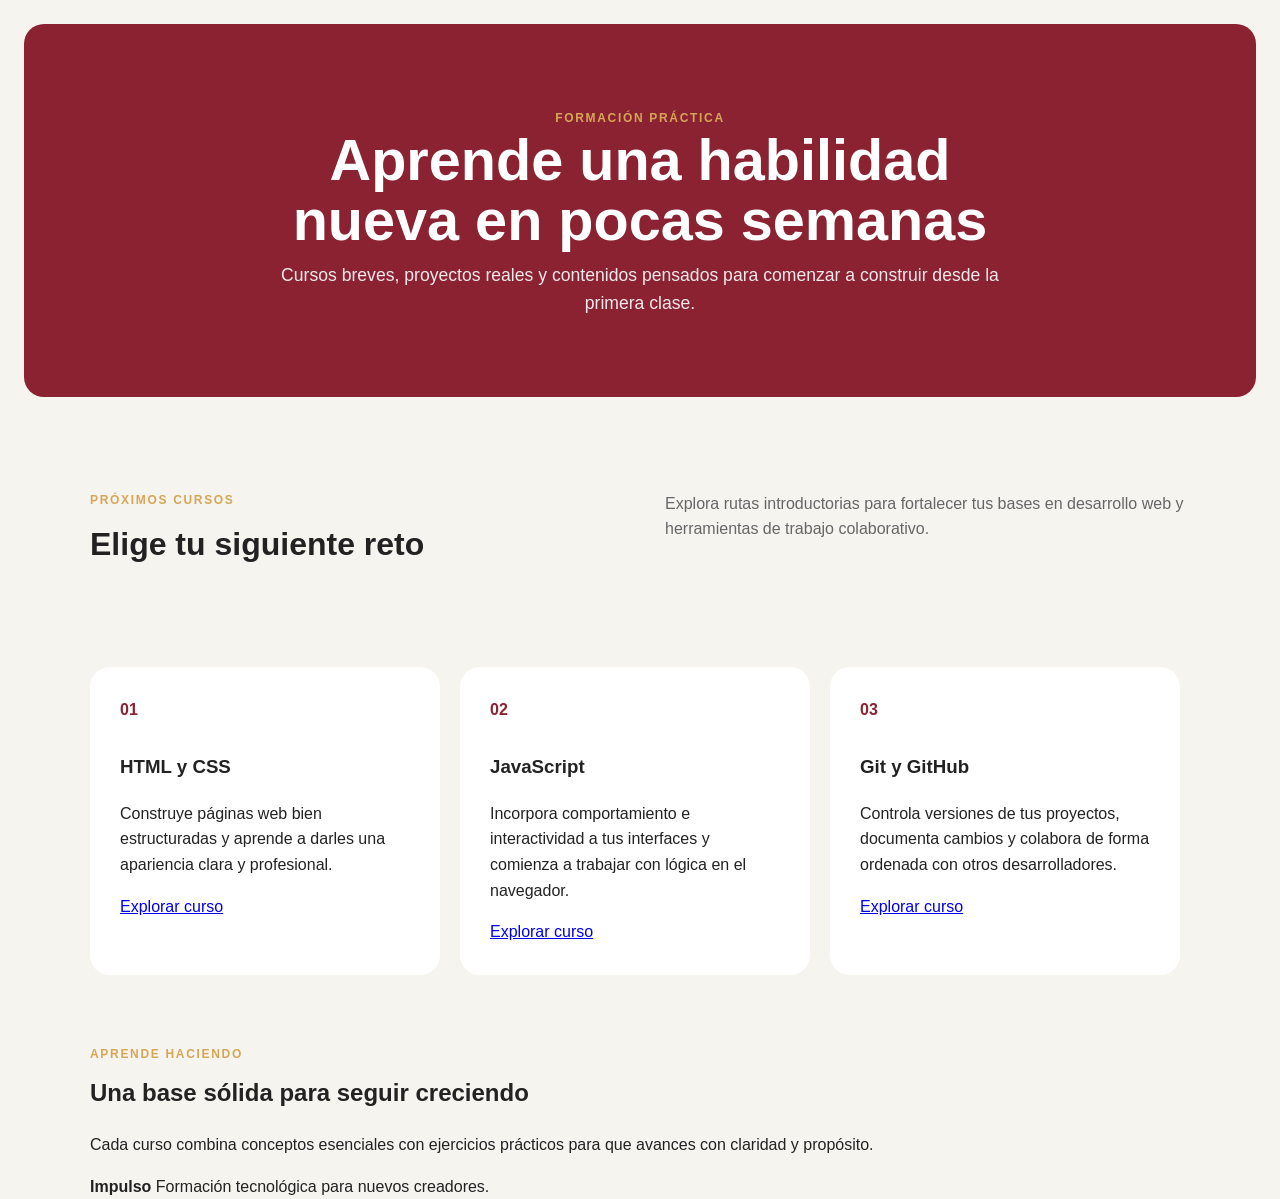
<file: semana 3/index.html>
<!DOCTYPE html>
<html lang="es">
<head>
    <meta charset="UTF-8">
    <meta name="viewport" content="width=device-width, initial-scale=1.0">
    <title>Impulso | Cursos cortos</title>
    <link rel="stylesheet" href="/semana 3/css/styles.css">
</head>
<body>

    <header class="hero">
        <div class="hero__contenido">
            <span class="hero__etiqueta">FORMACIÓN PRÁCTICA</span>
            <h1>Aprende una habilidad nueva en pocas semanas</h1>
            <p>
                Cursos breves, proyectos reales y contenidos pensados para
                comenzar a construir desde la primera clase.
            </p>
        </div>
    </header>

    <main class="contenedor">

        <section class="presentacion">
            <div>
                <p class="seccion-etiqueta">PRÓXIMOS CURSOS</p>
                <h2>Elige tu siguiente reto</h2>
            </div>

            <p class="presentacion__texto">
                Explora rutas introductorias para fortalecer tus bases en
                desarrollo web y herramientas de trabajo colaborativo.
            </p>
        </section>

        <section class="cursos">

            <article class="curso">
                <span class="curso__numero">01</span>
                <h3>HTML y CSS</h3>
                <p>
                    Construye páginas web bien estructuradas y aprende a darles
                    una apariencia clara y profesional.
                </p>
                <a href="#">Explorar curso</a>
            </article>

            <article class="curso curso--destacado">
                <span class="curso__numero">02</span>
                <h3>JavaScript</h3>
                <p>
                    Incorpora comportamiento e interactividad a tus interfaces
                    y comienza a trabajar con lógica en el navegador.
                </p>
                <a href="#">Explorar curso</a>
            </article>

            <article class="curso">
                <span class="curso__numero">03</span>
                <h3>Git y GitHub</h3>
                <p>
                    Controla versiones de tus proyectos, documenta cambios y
                    colabora de forma ordenada con otros desarrolladores.
                </p>
                <a href="#">Explorar curso</a>
            </article>

        </section>

        <section class="llamado">
            <div>
                <p class="seccion-etiqueta">APRENDE HACIENDO</p>
                <h2>Una base sólida para seguir creciendo</h2>
            </div>

            <p>
                Cada curso combina conceptos esenciales con ejercicios
                prácticos para que avances con claridad y propósito.
            </p>
        </section>

    </main>

    <footer class="pie">
        <div class="contenedor pie__contenido">
            <strong>Impulso</strong>
            <span>Formación tecnológica para nuevos creadores.</span>
        </div>
    </footer>

</body>
</html>
</file>
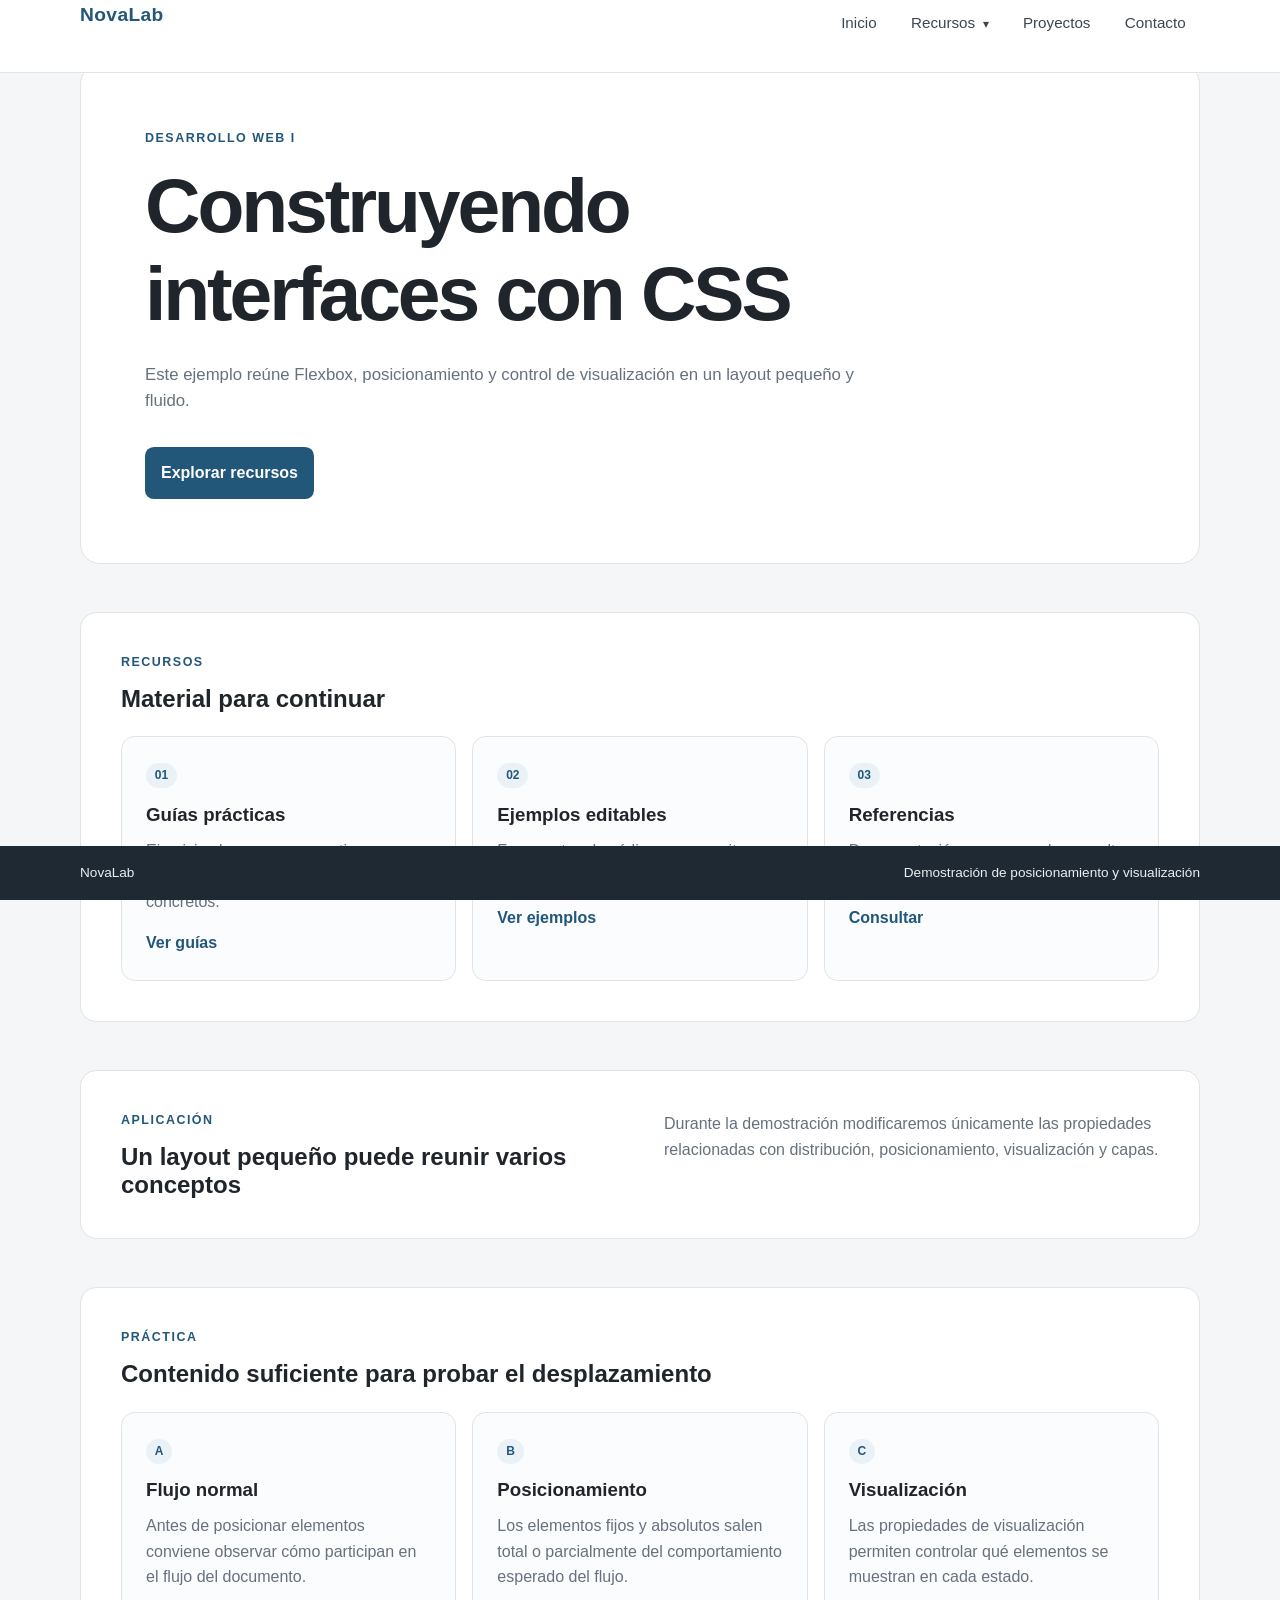
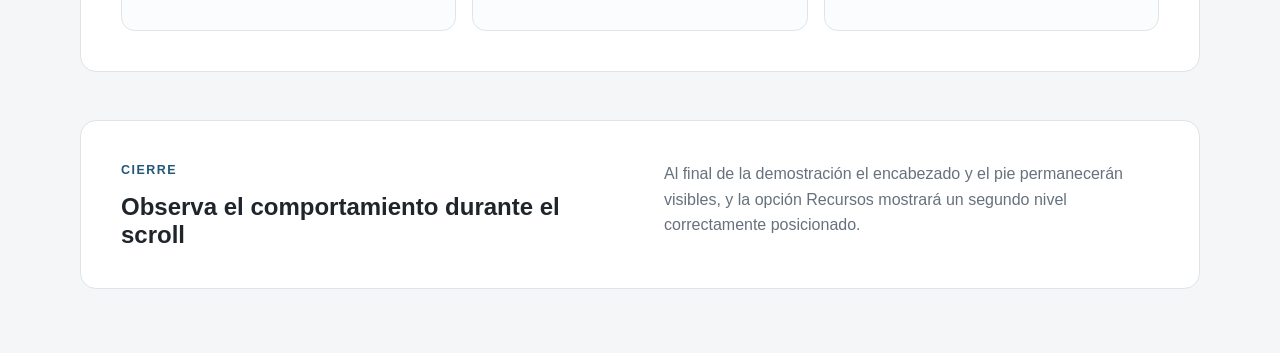
<file: semana 4/BaseEjemplosSemana4/DemoLayout/index.html>
<!DOCTYPE html>
<html lang="es">
<head>
  <meta charset="UTF-8">
  <meta name="viewport" content="width=device-width, initial-scale=1.0">
  <title>NovaLab | Demostración de layout</title>
  <link rel="stylesheet" href="css/estilos.css">
</head>
<body>
  <header class="site-header">
    <div class="header-inner">
      <a class="brand" href="#inicio">NovaLab</a>

      <nav class="main-nav" aria-label="Navegación principal">
        <ul class="menu">
          <li><a href="#inicio">Inicio</a></li>
          <li class="has-submenu">
            <a href="#recursos">
              Recursos <span class="submenu-arrow" aria-hidden="true">▾</span>
            </a>
            <ul class="submenu">
              <li><a href="#guias">Guías</a></li>
              <li><a href="#ejemplos">Ejemplos</a></li>
              <li><a href="#referencias">Referencias</a></li>
            </ul>
          </li>
          <li><a href="#proyectos">Proyectos</a></li>
          <li><a href="#contacto">Contacto</a></li>
        </ul>
      </nav>
    </div>
  </header>

  <main id="inicio" class="page-content">
    <section class="hero">
      <p class="eyebrow">Desarrollo Web I</p>
      <h1>Construyendo interfaces con CSS</h1>
      <p>
        Este ejemplo reúne Flexbox, posicionamiento y control de visualización
        en un layout pequeño y fluido.
      </p>
      <a class="primary-action" href="#recursos">Explorar recursos</a>
    </section>

    <section id="recursos" class="section-block">
      <div class="section-heading">
        <p class="eyebrow">Recursos</p>
        <h2>Material para continuar</h2>
      </div>

      <div class="card-list">
        <article id="guias" class="card">
          <span class="card-tag">01</span>
          <h3>Guías prácticas</h3>
          <p>Ejercicios breves para practicar propiedades CSS en contextos concretos.</p>
          <a href="#">Ver guías</a>
        </article>

        <article id="ejemplos" class="card">
          <span class="card-tag">02</span>
          <h3>Ejemplos editables</h3>
          <p>Fragmentos de código que permiten observar el efecto de cada cambio.</p>
          <a href="#">Ver ejemplos</a>
        </article>

        <article id="referencias" class="card">
          <span class="card-tag">03</span>
          <h3>Referencias</h3>
          <p>Documentación y recursos de consulta para ampliar los conceptos de clase.</p>
          <a href="#">Consultar</a>
        </article>
      </div>
    </section>

    <section id="proyectos" class="section-block split-section">
      <div>
        <p class="eyebrow">Aplicación</p>
        <h2>Un layout pequeño puede reunir varios conceptos</h2>
      </div>
      <p>
        Durante la demostración modificaremos únicamente las propiedades
        relacionadas con distribución, posicionamiento, visualización y capas.
      </p>
    </section>

    <section class="section-block">
      <div class="section-heading">
        <p class="eyebrow">Práctica</p>
        <h2>Contenido suficiente para probar el desplazamiento</h2>
      </div>
      <div class="card-list">
        <article class="card">
          <span class="card-tag">A</span>
          <h3>Flujo normal</h3>
          <p>Antes de posicionar elementos conviene observar cómo participan en el flujo del documento.</p>
        </article>
        <article class="card">
          <span class="card-tag">B</span>
          <h3>Posicionamiento</h3>
          <p>Los elementos fijos y absolutos salen total o parcialmente del comportamiento esperado del flujo.</p>
        </article>
        <article class="card">
          <span class="card-tag">C</span>
          <h3>Visualización</h3>
          <p>Las propiedades de visualización permiten controlar qué elementos se muestran en cada estado.</p>
        </article>
      </div>
    </section>

    <section id="contacto" class="section-block callout">
      <div>
        <p class="eyebrow">Cierre</p>
        <h2>Observa el comportamiento durante el scroll</h2>
      </div>
      <p>
        Al final de la demostración el encabezado y el pie permanecerán visibles,
        y la opción Recursos mostrará un segundo nivel correctamente posicionado.
      </p>
    </section>
  </main>

  <footer class="site-footer">
    <div class="footer-inner">
      <span>NovaLab</span>
      <span>Demostración de posicionamiento y visualización</span>
    </div>
  </footer>
</body>
</html>
</file>
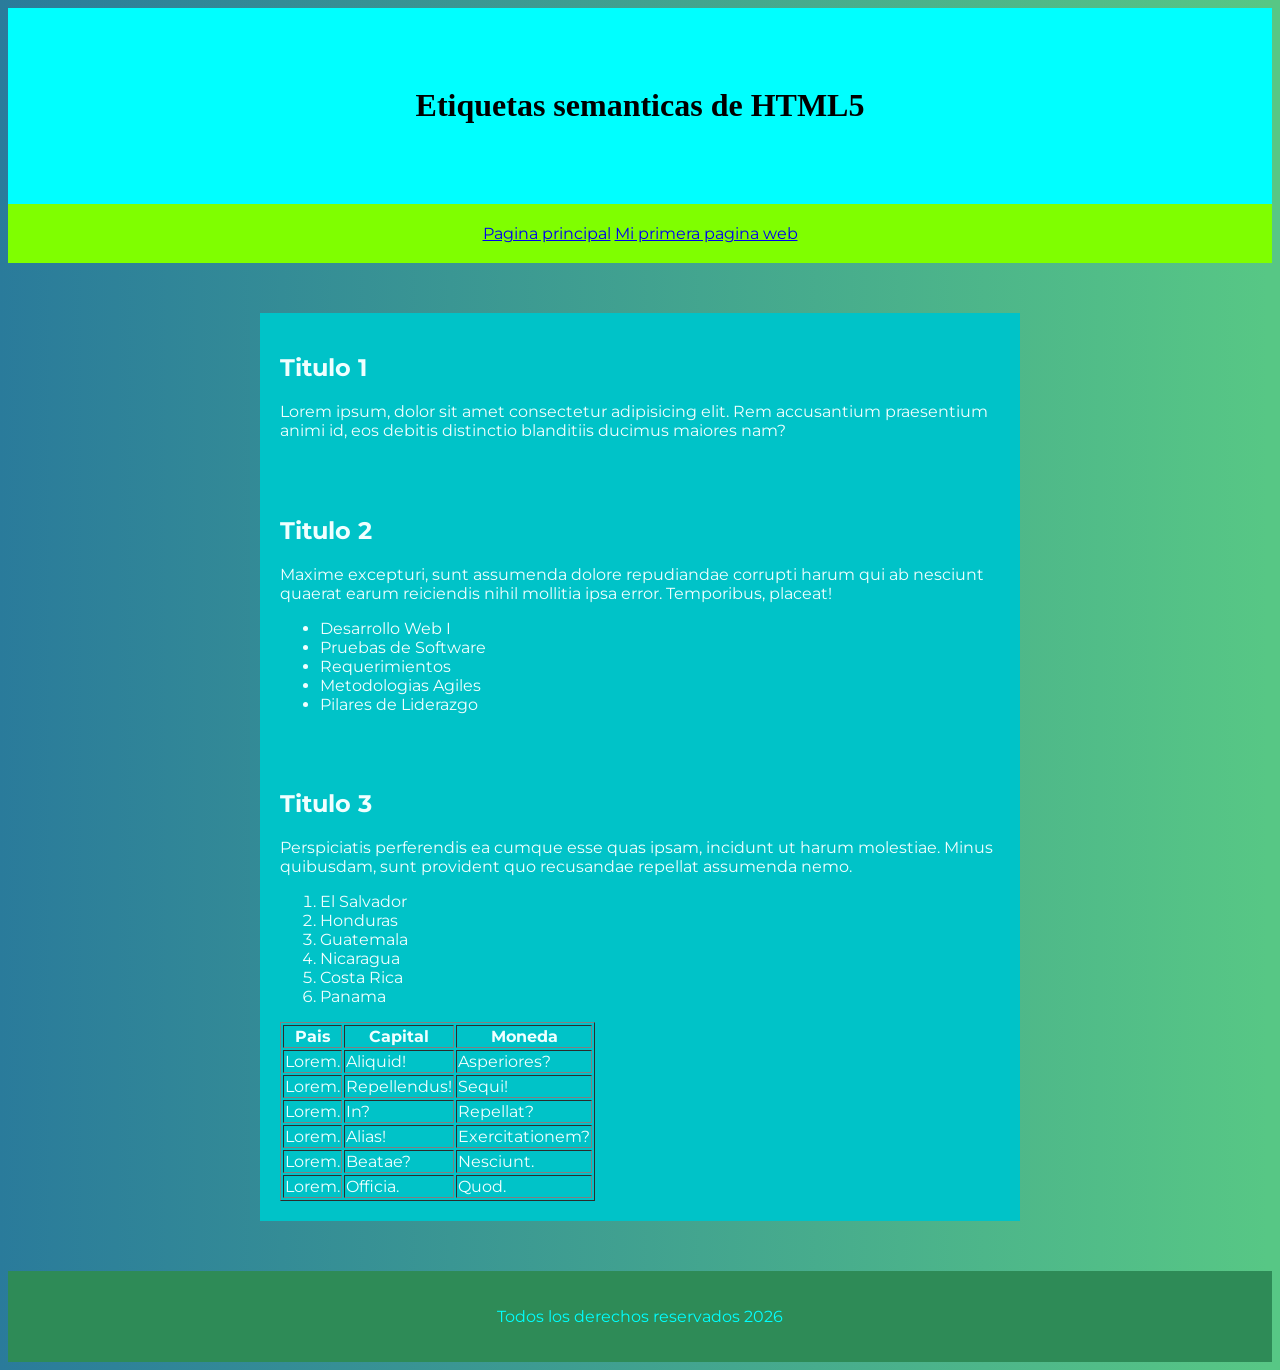
<file: semana 1/EstructuraSemantica.html>
<!DOCTYPE html>
<html lang="en">
<head>
    <meta charset="UTF-8">
    <meta name="viewport" content="width=device-width, initial-scale=1.0">
    <title>Document</title>
    <link rel="stylesheet" href="css/style.css">
</head>
<body>
    <header>
        <h1>Etiquetas semanticas de HTML5</h1>
    </header>
    <nav>
        <a href="#">Pagina principal</a>
        <a href="HolaMundo.html">Mi primera pagina web</a>
    </nav>
    <section class="container">
        <!---(article>h2{titulo $}+p>lorem20)*3--->
        <article>
            <h2>Titulo 1</h2>
            <p>Lorem ipsum, dolor sit amet consectetur adipisicing elit. Rem accusantium praesentium animi id, eos debitis distinctio blanditiis ducimus maiores nam?</p>
        </article>
        <article>
            <h2>Titulo 2</h2>
            <p>Maxime excepturi, sunt assumenda dolore repudiandae corrupti harum qui ab nesciunt quaerat earum reiciendis nihil mollitia ipsa error. Temporibus, placeat!</p>
            <ul>
                <li>Desarrollo Web I</li>
                <li>Pruebas de Software</li>
                <li>Requerimientos</li>
                <li>Metodologias Agiles</li>
                <li>Pilares de Liderazgo</li>
            </ul>
        </article>
        <article>
            <h2>Titulo 3</h2>
            <p>Perspiciatis perferendis ea cumque esse quas ipsam, incidunt ut harum molestiae. Minus quibusdam, sunt provident quo recusandae repellat assumenda nemo.</p>
            <ol>
                <li>El Salvador</li>
                <li>Honduras</li>
                <li>Guatemala</li>
                <li>Nicaragua</li>
                <li>Costa Rica</li>
                <li>Panama</li>
            </ol>
            <table border="1">
                <tr>
                    <th>Pais</th>
                    <th>Capital</th>
                    <th>Moneda</th>
                </tr>
                <tr>
                    <td>Lorem.</td>
                    <td>Aliquid!</td>
                    <td>Asperiores?</td>
                </tr>
                <tr>
                    <td>Lorem.</td>
                    <td>Repellendus!</td>
                    <td>Sequi!</td>
                </tr>
                <tr>
                    <td>Lorem.</td>
                    <td>In?</td>
                    <td>Repellat?</td>
                </tr>
                <tr>
                    <td>Lorem.</td>
                    <td>Alias!</td>
                    <td>Exercitationem?</td>
                </tr>
                <tr>
                    <td>Lorem.</td>
                    <td>Beatae?</td>
                    <td>Nesciunt.</td>
                </tr>
                <tr>
                    <td>Lorem.</td>
                    <td>Officia.</td>
                    <td>Quod.</td>
                </tr>
            </table>

        </article>
    </section>
    <footer>
        <p>Todos los derechos reservados 2026</p>
    </footer>
</body>
</html>
</file>
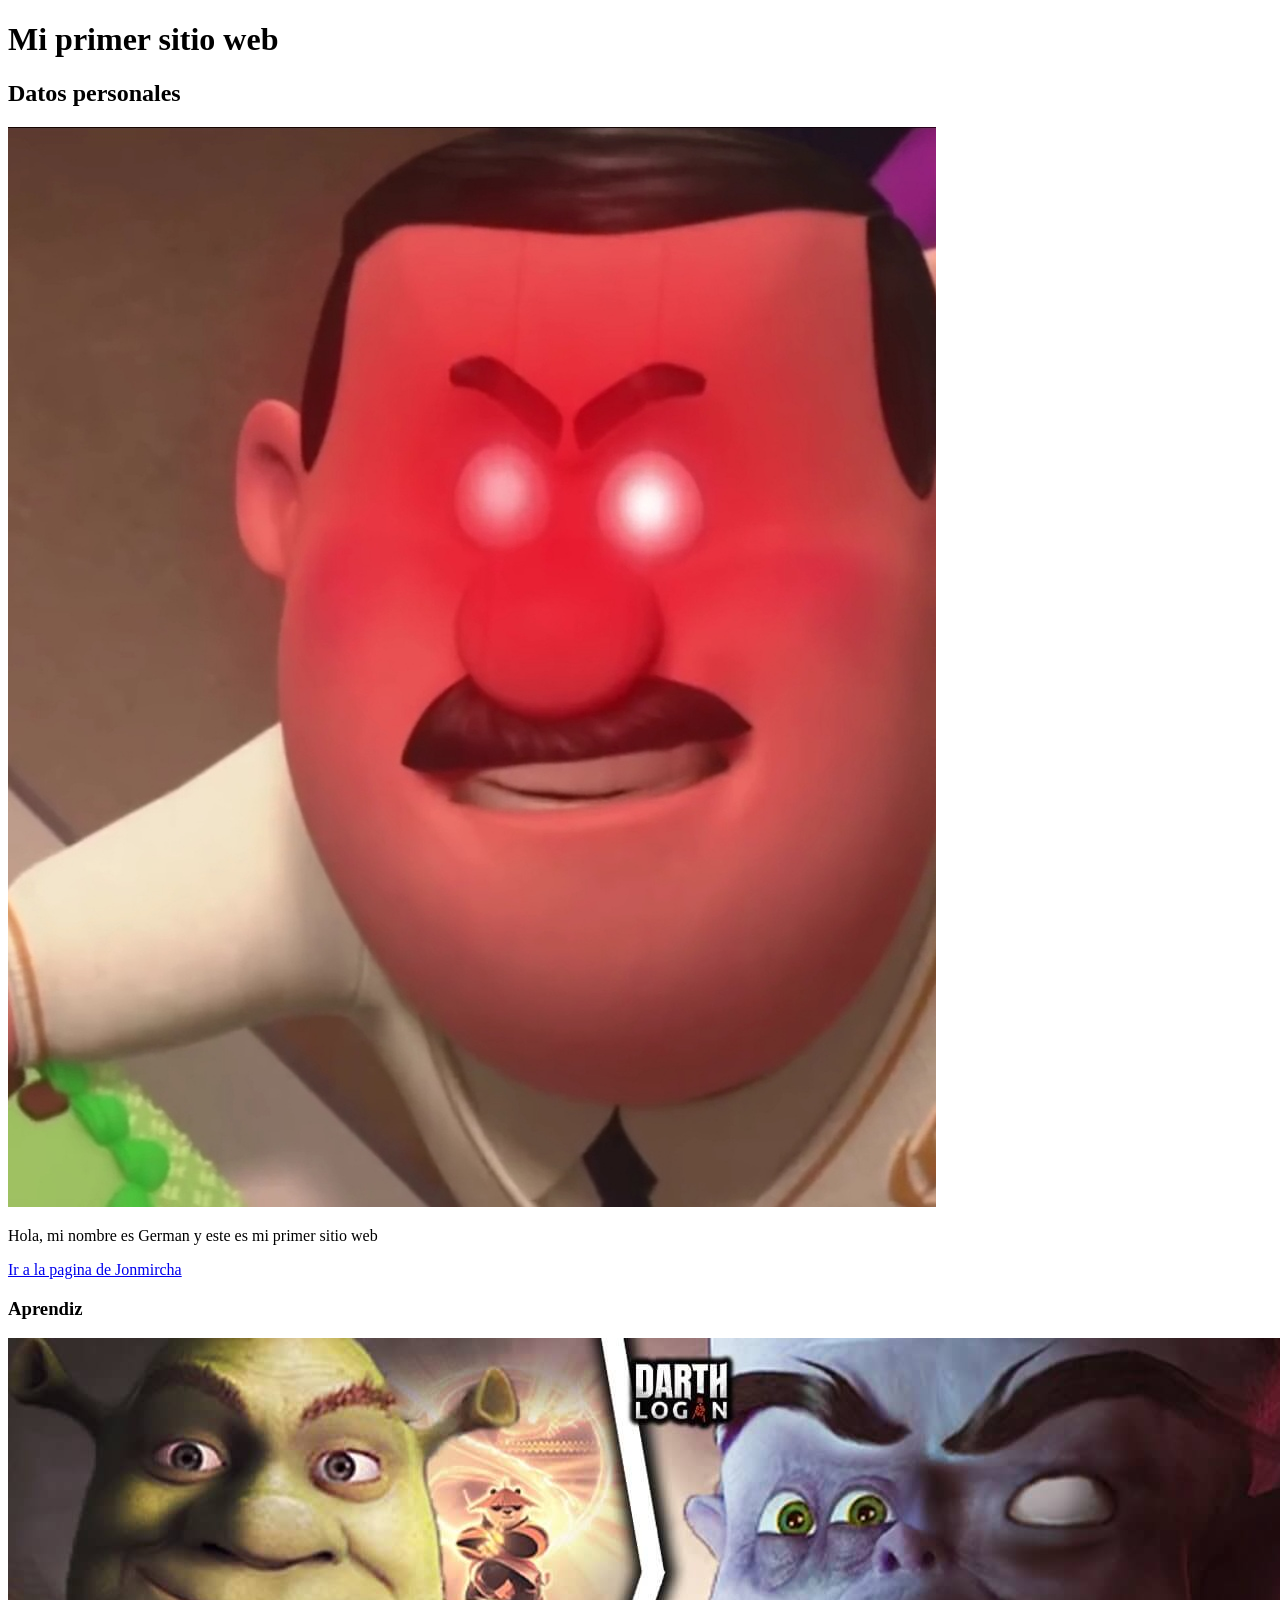
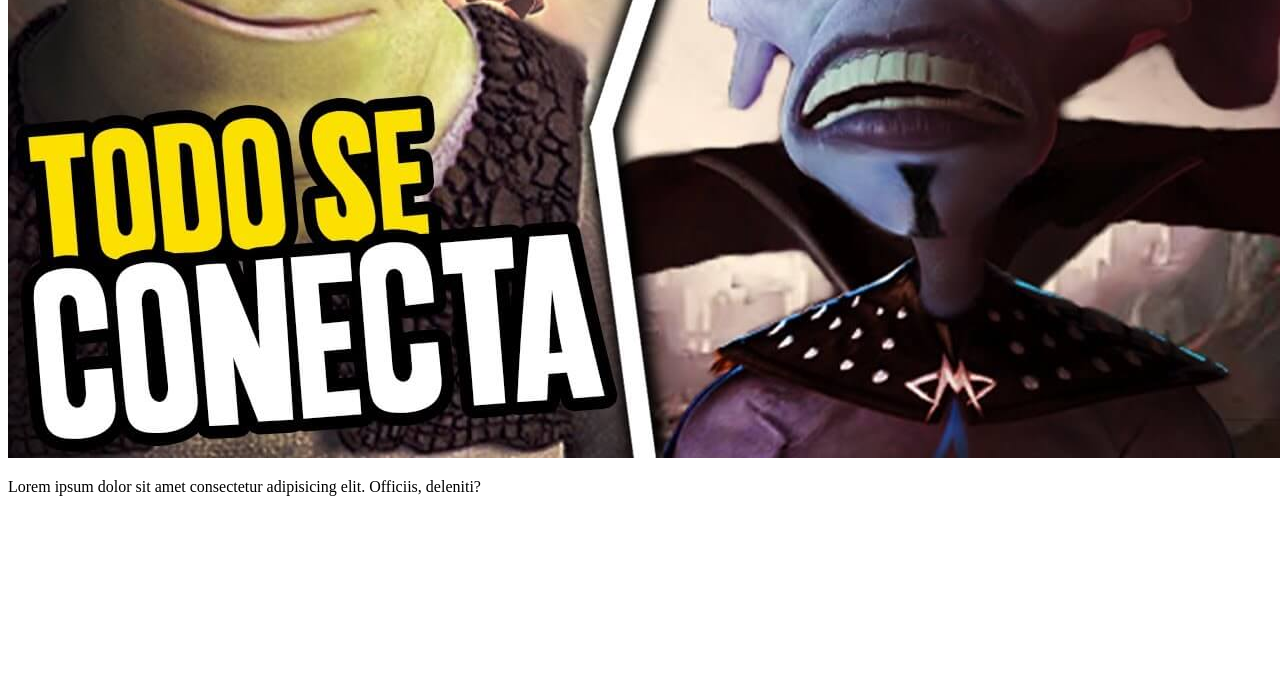
<file: semana 1/HolaMundo.html>
<!DOCTYPE html>
<html lang = "en">
<head>
    <meta charset="UTF-8">
    <meta name="viewport" content="width=device-width, initial-scale 1.0">
    <title>Mi primera pagina web</title>
</head>
<body>
    <h1>Mi primer sitio web</h1>
    <div>
        <h2>Datos personales</h2>
        <img src="img/gene.jpg" alt="GENE">
        <p>Hola, mi nombre es German y este es mi primer sitio web</p>
        <a href="https://aprendejavascript.org/">Ir a la pagina de Jonmircha</a>
    </div>
    <div>
        <h3>Aprendiz</h3>
        <img src="../imagenes/TODO SE CONECTA.jpg" alt="TODO SE CONECTA">
        <p>Lorem ipsum dolor sit amet consectetur adipisicing elit. Officiis, deleniti?</p>
    </div>
    <video src="videos/YouTube_LEGO-Official-Trailer-Recreation-Avenger_Media_e4-Xhgm8qCw_002_720p (1).mp4" autoplay></video>
</body>
</html>
</file>
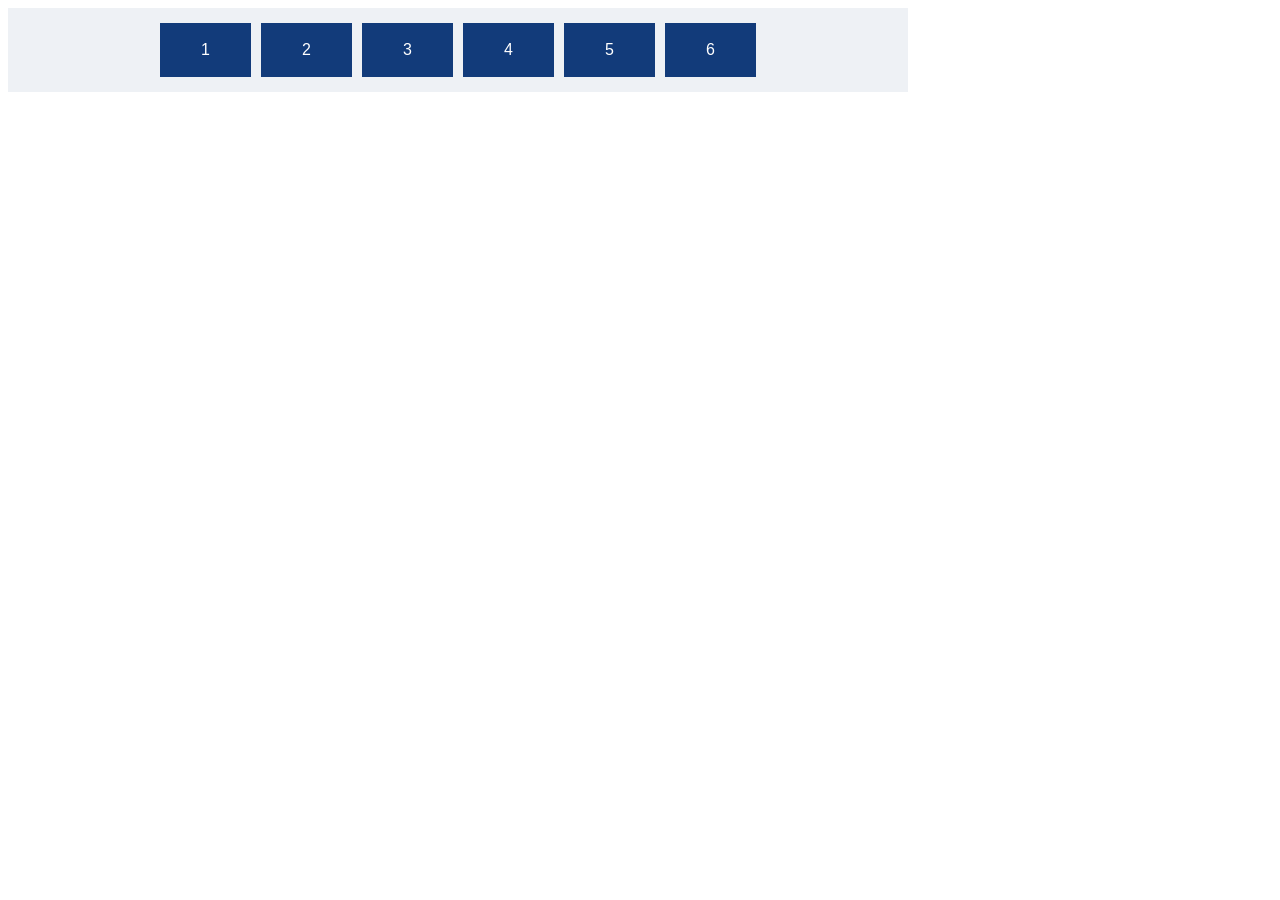
<file: semana 3/flexbox.html>
<!DOCTYPE html>
<html lang="en">
<head>
    <meta charset="UTF-8">
    <meta name="viewport" content="width=j, initial-scale=1.0">
    <title>Flexbox</title>
    <link rel="stylesheet" href="./css/flexboxstyle.css">
</head>
<body>
    <div class="contenedor">
        <div class="elemento">1</div>
        <div class="elemento">2</div>
        <div class="elemento">3</div>
        <div class="elemento">4</div>
        <div class="elemento">5</div>
        <div class="elemento">6</div>
    </div>
</body>
</html>
</file>
<file: semana 3/css/styles.css>
:root{
    --color-fondo: #f6f4ef;
    --color-texto: #222222;
    --color-principal: #8b2232;
    --color-acento: #d6a657;
}


body {
    margin: 0;
    font-family: 'Segoe UI', Tahoma, Geneva, Verdana, sans-serif;
    line-height: 1.6;
    background-color: var(--color-fondo);
    color: var(--color-texto);
}

h1, h2, h3, p{
    margin-top: 0;
}


.hero{
    margin: 24px;
    padding: 80px 40px;
    background-color: var(--color-principal);
    color: white;
    border-radius: 20px;
}

.hero__contenido{
    width: 80%;
    max-width: 760px;
    margin: 0 auto;
    text-align: center;
}

.hero__etiqueta{
    margin-bottom: 10px;
    font-size: 0.75rem;
    font-weight: 700;
    letter-spacing: 0.14em;
    color: var(--color-acento);
}

.hero__contenido h1{
    margin-bottom: 10px;
    font-size: 3.6rem;
    line-height: 1.05;
}

.hero p{
    margin-bottom: 0;
    color: #f2e9eb;
    font-size: 1.1rem;
}

.contenedor{
    width: 1100px;
    margin: 0 auto;
}

.presentacion{
    display: flex;
    padding: 70px 0 36px;
}

.presentacion > div{
    width: 50%;
}

.presentacion > .presentacion__texto{
    width: 50%;
    margin-bottom: 0;
    padding-left: 50px;
    color: #666666;
}

.seccion-etiqueta{
    margin-bottom: 10px;
    color: var(--color-acento);
    font-size: 0.75rem;
    font-weight: bold;
    letter-spacing: 0.14em;
}

.presentacion h2{
    font-size: 2rem;
    line-height: 1.5;
}

.cursos{
    display: flex;
    margin: 36px 0 70px;
}

.curso{
    width: 33.33%;
    margin: 0 10px;
    padding: 30px;
    background-color: white;
    border-radius: 20px;
}

.cursos article:nth-child(1){
    margin-left: 0px;
}

.curso__numero{
    color: var(--color-principal);
    margin-bottom: 30px;
    display: block;
    font-weight: 700;
}
</file>
<file: semana 4/BaseEjemplosSemana4/DemoLayout/css/estilos.css>
:root {
  --bg: #f4f6f8;
  --surface: #ffffff;
  --text: #20252b;
  --muted: #66717d;
  --line: #dfe4e8;
  --accent: #22577a;
  --accent-soft: #eaf2f7;
  --header-height: 72px;
  --footer-height: 54px;
}

* {
  box-sizing: border-box;
}

html {
  scroll-behavior: smooth;
}

body {
  margin: 0;
  background: var(--bg);
  color: var(--text);
  font-family: Arial, Helvetica, sans-serif;
  line-height: 1.6;
}

a {
  color: inherit;
}

/* =========================================================
   ENCABEZADO Y NAVEGACIÓN
   La distribución y el posicionamiento se completarán en clase.
   ========================================================= */

.site-header {
  background: rgba(255, 255, 255, 0.96);
  border-bottom: 1px solid var(--line);
  position: fixed;
  top: 0;
  left: 0;
  width: 100%;
}

.header-inner,
.footer-inner,
.page-content {
  width: 90%;
  max-width: 1120px;
  margin: 0 auto;
}

.header-inner {
  min-height: var(--header-height);
  display: flex;
  justify-content: space-between;
}

.brand {
  color: var(--accent);
  font-size: 1.2rem;
  font-weight: 700;
  letter-spacing: 0.02em;
  text-decoration: none;
}

.main-nav ul {
  margin: 0;
  padding: 0;
  list-style: none;
}

.menu{
  display: flex;
  gap: 0.35rem;
  align-items: center;
}

.menu a {
  display: block;
  padding: 0.7rem 0.9rem;
  border-radius: 0.55rem;
  color: #3c4650;
  font-size: 0.95rem;
  text-decoration: none;
}

.menu > li > a:hover,
.menu > li > a:focus-visible,
.menu > li:focus-within > a {
  background: var(--accent-soft);
  color: var(--accent);
}

.submenu-arrow {
  margin-left: 0.2rem;
  font-size: 0.8em;
}

.submenu {
  left: 0;
  top: calc(100% + 20px);
  display: none;
  min-width: 190px;
  padding: 0.45rem;
  background: var(--surface);
  border: 1px solid var(--line);
  border-radius: 0.7rem;
  box-shadow: 0 12px 28px rgba(26, 38, 49, 0.14);
}

.submenu a {
  border-radius: 0.45rem;
}

.submenu a:hover,
.submenu a:focus-visible {
  background: var(--accent-soft);
}

/* =========================================================
   CONTENIDO
   Estas reglas ya están resueltas para concentrar la demo.
   ========================================================= */

.page-content {
  padding-top: 4rem;
  padding-bottom: 4rem;
}

.hero {
  padding: 4rem;
  background: var(--surface);
  border: 1px solid var(--line);
  border-radius: 1.25rem;
}

.hero h1,
.section-block h2 {
  margin: 0;
  line-height: 1.15;
}

.hero h1 {
  max-width: 720px;
  font-size: clamp(2.3rem, 6vw, 4.8rem);
  letter-spacing: -0.04em;
}

.hero > p:not(.eyebrow) {
  max-width: 720px;
  margin: 1.5rem 0 2rem;
  color: var(--muted);
  font-size: 1.05rem;
}

.eyebrow {
  margin: 0 0 0.75rem;
  color: var(--accent);
  font-size: 0.78rem;
  font-weight: 700;
  letter-spacing: 0.12em;
  text-transform: uppercase;
}

.primary-action {
  display: inline-block;
  padding: 0.8rem 1rem;
  background: var(--accent);
  border-radius: 0.55rem;
  color: white;
  font-weight: 700;
  text-decoration: none;
}

.section-block {
  margin-top: 3rem;
  padding: 2.5rem;
  background: var(--surface);
  border: 1px solid var(--line);
  border-radius: 1rem;
}

.section-heading {
  margin-bottom: 1.5rem;
}

.card-list {
  display: flex;
  gap: 1rem;
}

.card {
  flex: 1;
  padding: 1.5rem;
  background: #fbfcfd;
  border: 1px solid var(--line);
  border-radius: 0.85rem;
}

.card h3 {
  margin: 0.7rem 0 0.5rem;
}

.card p {
  margin: 0 0 1rem;
  color: var(--muted);
}

.card a {
  color: var(--accent);
  font-weight: 700;
  text-decoration: none;
}

.card-tag {
  display: inline-block;
  padding: 0.2rem 0.55rem;
  background: var(--accent-soft);
  border-radius: 999px;
  color: var(--accent);
  font-size: 0.75rem;
  font-weight: 700;
}

.split-section,
.callout {
  display: flex;
  align-items: flex-start;
  justify-content: space-between;
  gap: 3rem;
}

.split-section > *,
.callout > * {
  flex: 1;
}

.split-section > p,
.callout > p {
  margin: 0;
  color: var(--muted);
}

/* =========================================================
   PIE DE PÁGINA
   El posicionamiento se completará en clase.
   ========================================================= */

.site-footer {
  background: #1f2933;
  color: #e9eef2;
  position: fixed;
  bottom: 0;
  left: 0;
  width: 100%;
}

.footer-inner {
  min-height: var(--footer-height);
  display: flex;
  align-items: center;
  justify-content: space-between;
  gap: 1rem;
  font-size: 0.85rem;
}
</file>
<file: semana 1/css/style.css>
/*
{
    border: 1px;
    border-style: dotted;
}
*/
@import url('https://fonts.googleapis.com/css2?family=Montserrat:ital,wght@0,100..900;1,100..900&display=swap');

body{
    /*background-image: url(../img/gene.jpg);
    background-color: black;*/
    background: linear-gradient(90deg,rgba(42, 123, 155, 1) 0%, rgba(87, 199, 133, 1) 99%);
    font-family: "Montserrat", sans-serif;
    color: azure;
}

header{
    background-color: aqua;
    color: black;
    text-align: center;
    padding: 30px;
}

header h1{
    font-family: Georgia, 'Times New Roman', Times, serif;
    padding: 28px;
}

nav{
    background-color: chartreuse;
    text-align: center;
    padding: 20px;
}

.container{
    max-width: 760px;
    padding: 20px;
    margin: 30px auto;
}

.container article{
    background-color: rgba(0, 195, 200, 1);
    padding: 20px;
}

footer{
    background-color: seagreen;
    color: aqua;
    text-align: center;
    padding: 20px;
}
</file>
<file: semana 3/css/flexboxstyle.css>
.contenedor{
    display: flex;
    flex-direction: row;
    flex-wrap: wrap;
    justify-content: center;
    align-items: flex-start;
    flex-direction: end;
    background-color: #eef1f5;
    padding: 10px;
    width: 880px;
}

.elemento{
    background-color: #123B7A;
    color: white;
    padding: 18px;
    margin: 5px;
    min-width: 55px;
    text-align: center;
    text-align: center;
    font-family: sans-serif;
    width: calc(33,3% - 10px);
}
</file>
